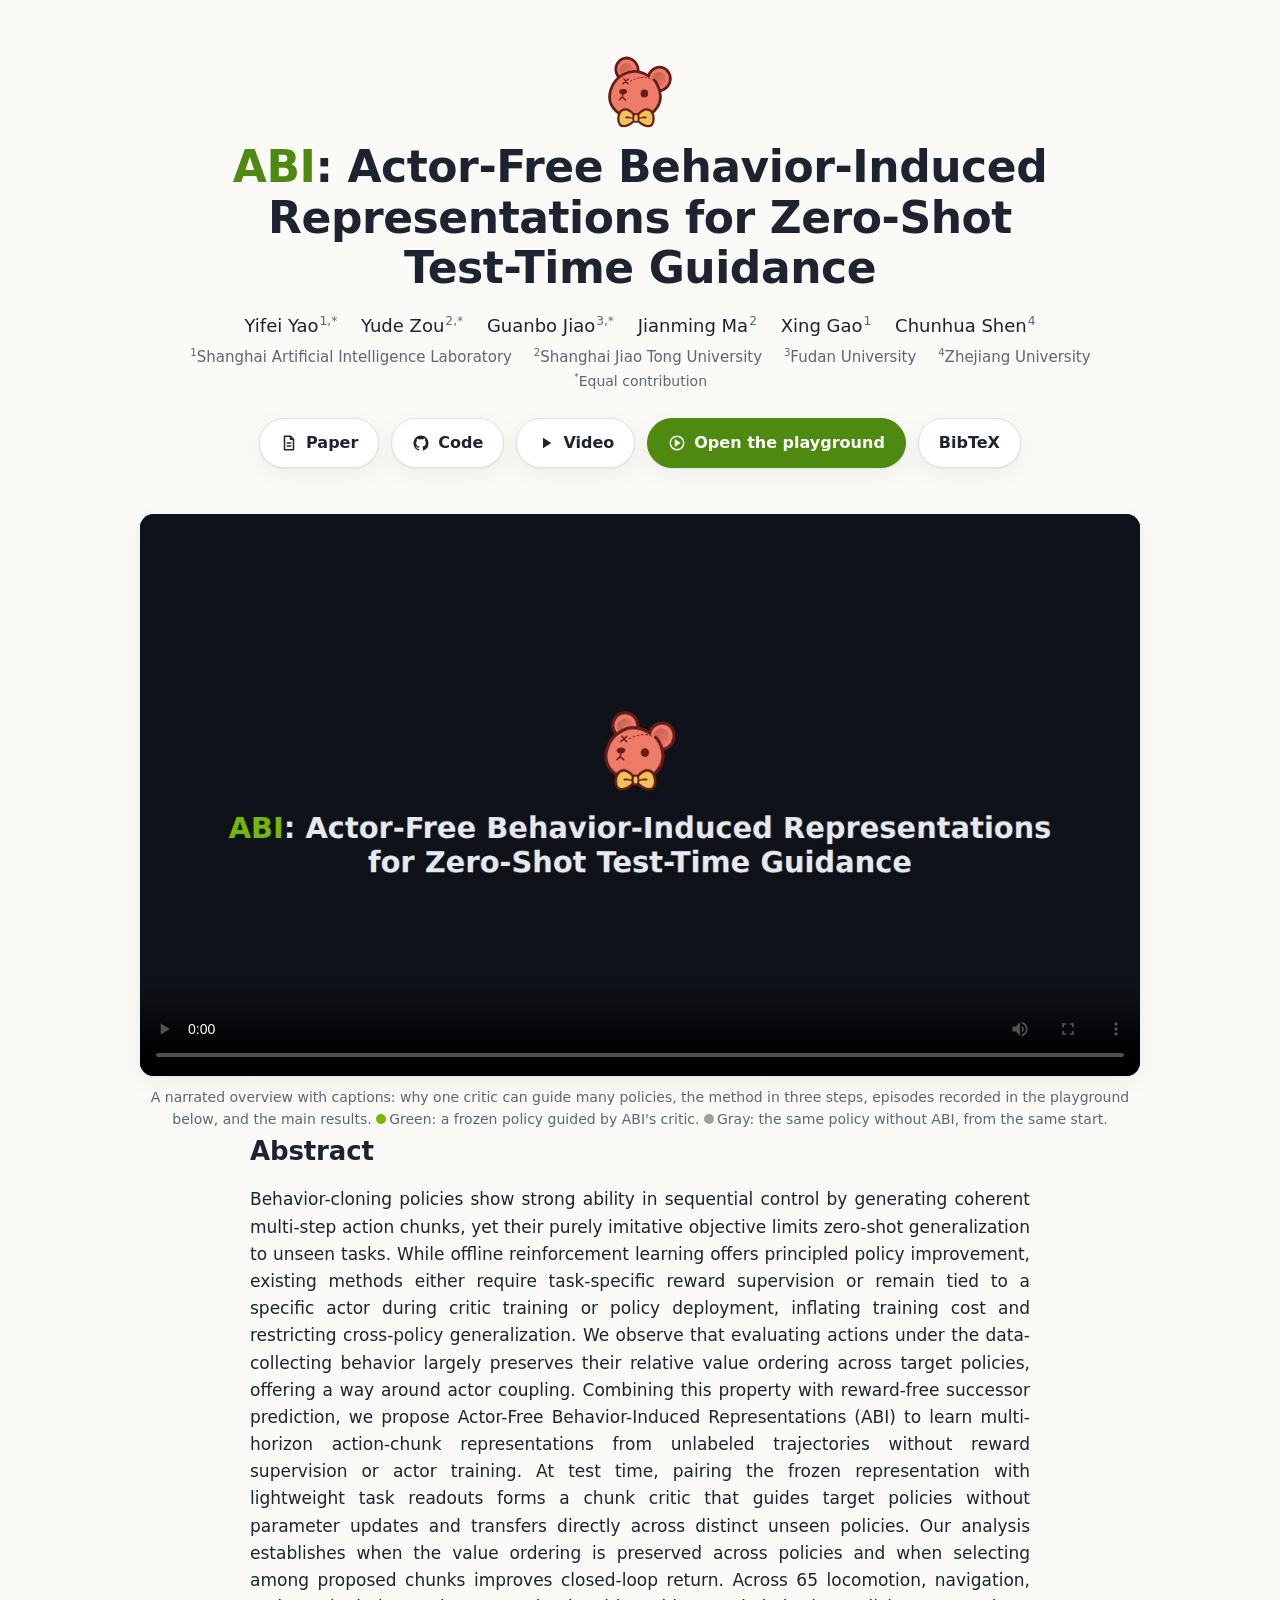
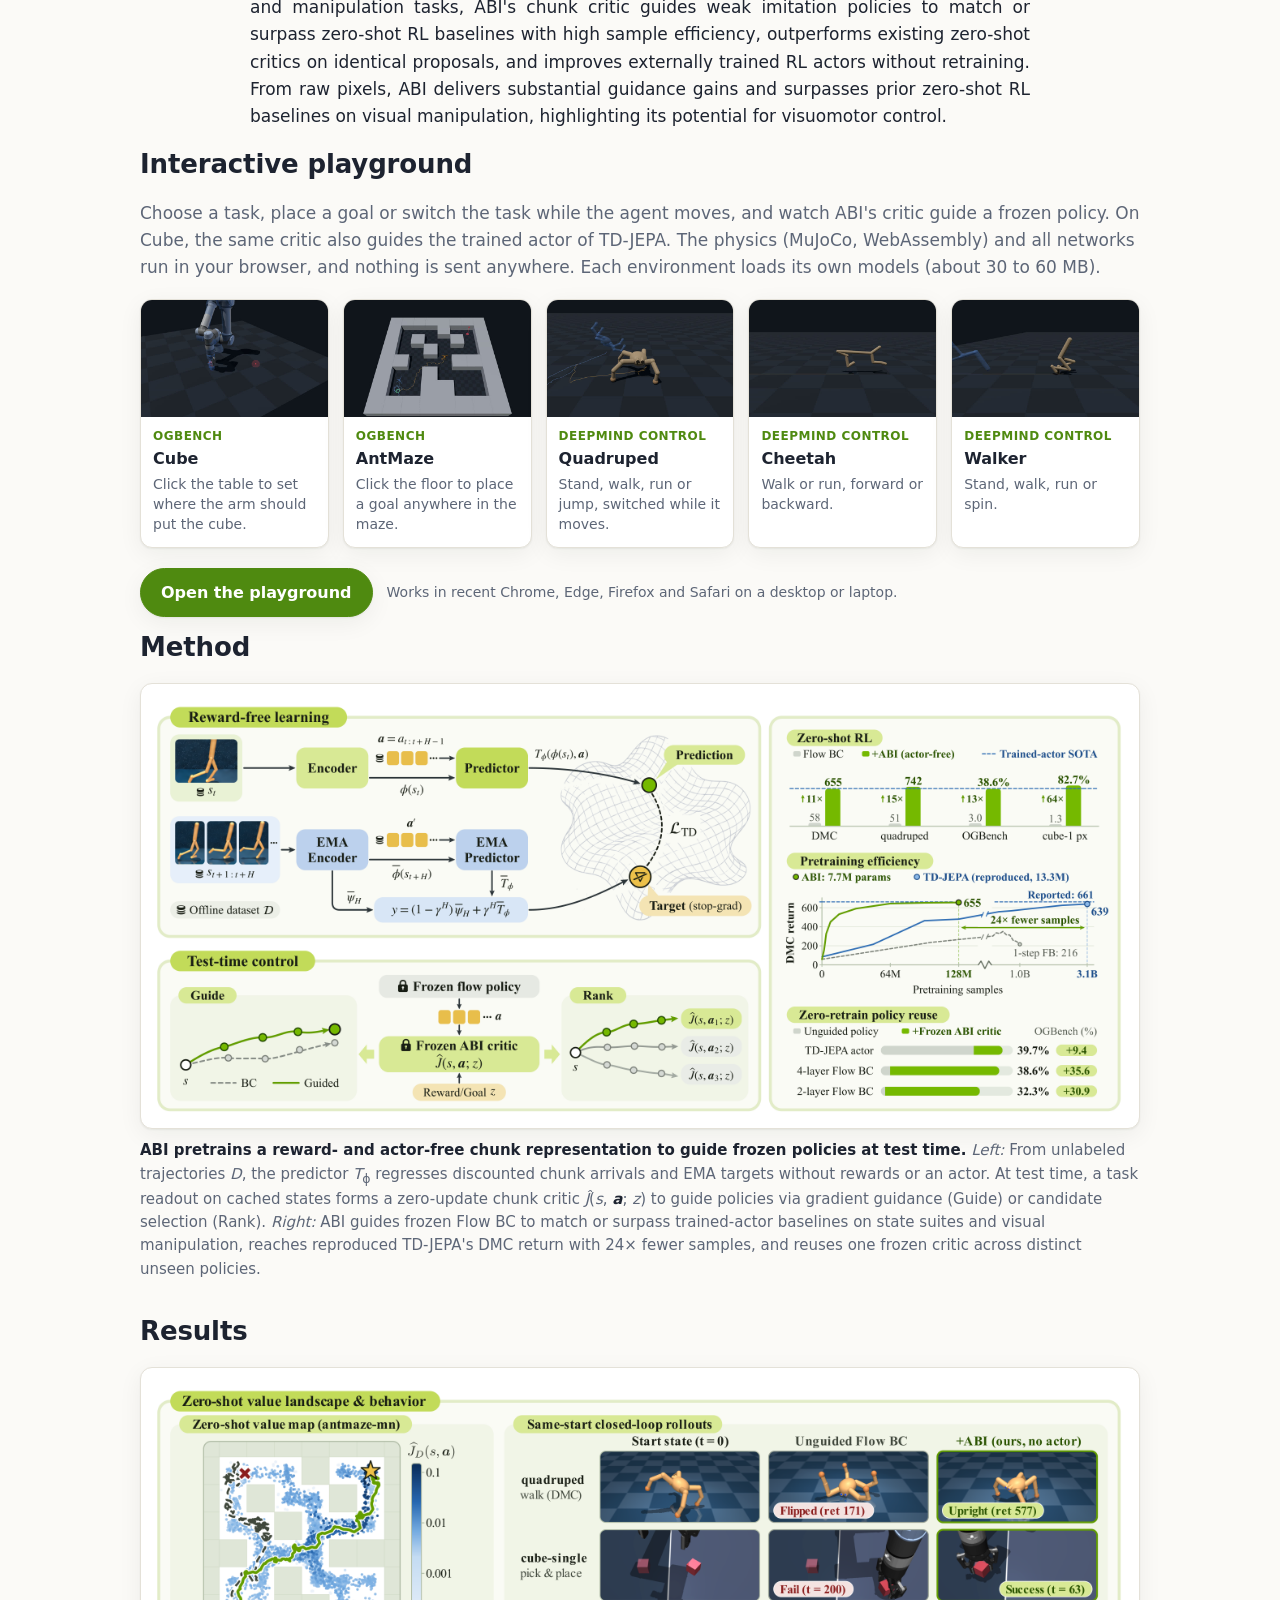
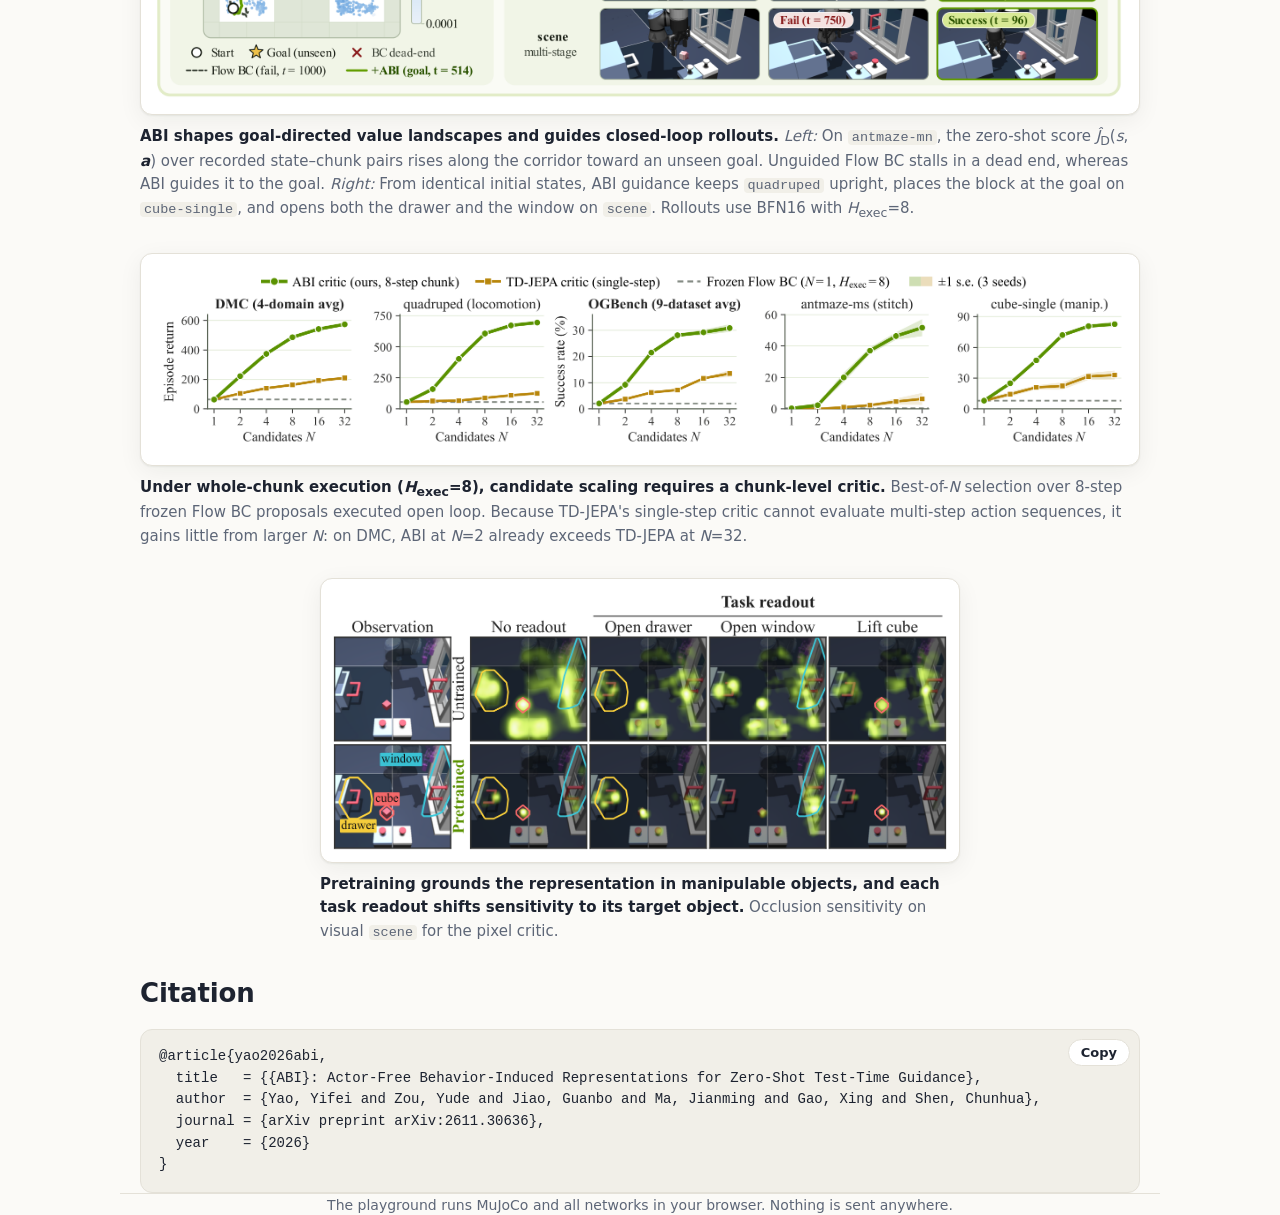
<file: index.html>
<!doctype html>
<html lang="en">
<head>
<meta charset="utf-8">
<meta name="viewport" content="width=device-width, initial-scale=1">
<title>ABI: Actor-Free Behavior-Induced Representations for Zero-Shot Test-Time Guidance</title>
<meta name="description" content="ABI: actor-free behavior-induced representations for zero-shot test-time guidance. Project page with a video and an in-browser MuJoCo playground.">
<link rel="icon" href="assets/abi_bear.svg" type="image/svg+xml">
<meta name="citation_title" content="ABI: Actor-Free Behavior-Induced Representations for Zero-Shot Test-Time Guidance">
<meta name="citation_author" content="Yao, Yifei">
<meta name="citation_author" content="Zou, Yude">
<meta name="citation_author" content="Jiao, Guanbo">
<meta name="citation_author" content="Ma, Jianming">
<meta name="citation_author" content="Gao, Xing">
<meta name="citation_author" content="Shen, Chunhua">
<meta name="citation_publication_date" content="2026/11/23">
<meta name="citation_arxiv_id" content="2611.30636">
<meta name="citation_pdf_url" content="https://arxiv.org/pdf/2611.30636">
<style>
:root {
  --bg: #fbfaf7; --surface: #ffffff; --text: #1d2330; --muted: #5d6677; --line: #e4e1d8; --accent: #4f8a10; --accent-2: #6aa81e;
  --abi: #76b900; --base: #9aa396; --chip: #eef3e4; --shadow: 0 1px 2px rgba(20,30,10,.06), 0 6px 24px rgba(20,30,10,.06);
  --code: #f1efe8;
  color-scheme: light;
}
@media (prefers-color-scheme: dark) {
  :root:not([data-theme="light"]) {
    --bg: #12151b; --surface: #1a1f28; --text: #e6e9ef; --muted: #a2abbb; --line: #2b323e; --accent: #9ccc4f; --accent-2: #b6dd72;
    --chip: #233019; --shadow: 0 1px 2px rgba(0,0,0,.3), 0 6px 24px rgba(0,0,0,.25); --code: #232a35; color-scheme: dark;
  }
}
:root[data-theme="dark"] {
  --bg: #12151b; --surface: #1a1f28; --text: #e6e9ef; --muted: #a2abbb; --line: #2b323e; --accent: #9ccc4f; --accent-2: #b6dd72;
  --chip: #233019; --shadow: 0 1px 2px rgba(0,0,0,.3), 0 6px 24px rgba(0,0,0,.25); --code: #232a35; color-scheme: dark;
}
* { box-sizing: border-box; }
html { -webkit-text-size-adjust: 100%; }
body { margin: 0; background: var(--bg); color: var(--text);
  font: 17px/1.6 system-ui, -apple-system, "Segoe UI", Roboto, "Helvetica Neue", Arial, sans-serif; }
.wrap { max-width: 1040px; margin: 0 auto; padding: 0 20px; }
.narrow { max-width: 820px; }
a { color: var(--accent); }
code, .mono { font-family: ui-monospace, SFMono-Regular, Menlo, Consolas, monospace; font-size: .9em; background: var(--code); padding: 0 4px; border-radius: 4px; }

/* hero */
.hero { padding: 56px 0 28px; text-align: center; }
.hero h1 .nw { white-space: nowrap; }
.hero img.logo { width: 64px; height: 72px; display: block; margin: 0 auto 14px; }
.hero h1 { margin: 0 auto; max-width: 900px; font-size: clamp(28px, 4.2vw, 44px); line-height: 1.15; letter-spacing: -.01em; font-weight: 750; }
.hero h1 .abbr { color: var(--accent); }
.hero .venue { margin-top: 14px; color: var(--muted); font-size: 16px; }
.authors { margin: 18px auto 0; max-width: 860px; font-size: 18px; line-height: 1.5; }
.authors .au { white-space: nowrap; margin: 0 9px; }
.authors sup, .affils sup { font-size: .68em; color: var(--muted); margin-left: 1px; }
.affils { margin: 6px auto 0; max-width: 1000px; color: var(--muted); font-size: 15px; line-height: 1.5; }
.affils .af { white-space: nowrap; margin: 0 8px; }
.affils .eq { display: block; margin-top: 2px; font-size: 14px; }
.bib { position: relative; }
.bib pre { margin: 0; padding: 16px 18px; background: var(--code); border: 1px solid var(--line); border-radius: 12px; overflow-x: auto;
  font: 14px/1.55 ui-monospace, SFMono-Regular, Menlo, Consolas, monospace; color: var(--text); }
.bib button { position: absolute; top: 10px; right: 10px; padding: 5px 12px; border-radius: 999px; border: 1px solid var(--line);
  background: var(--surface); color: var(--text); font: 600 13px system-ui, sans-serif; cursor: pointer; }
.bib button:hover { border-color: var(--accent); }
.btns { display: flex; gap: 12px; justify-content: center; flex-wrap: wrap; margin-top: 26px; }
.btn { display: inline-flex; align-items: center; gap: 8px; padding: 11px 20px; border-radius: 999px; text-decoration: none; font-weight: 650;
  font-size: 16px; border: 1px solid var(--line); color: var(--text); background: var(--surface); box-shadow: var(--shadow); }
.btn:hover { border-color: var(--accent); }
.btn.primary { background: var(--accent); border-color: var(--accent); color: #fff; }
:root[data-theme="dark"] .btn.primary { color: #10150a; }
@media (prefers-color-scheme: dark) { :root:not([data-theme="light"]) .btn.primary { color: #10150a; } }
.btn.primary:hover { background: var(--accent-2); border-color: var(--accent-2); }
.btn svg { width: 18px; height: 18px; }

/* video */
.video { margin: 18px auto 0; }
.video video { width: 100%; display: block; border-radius: 14px; background: #0f1218; box-shadow: var(--shadow); aspect-ratio: 16 / 9; }
.video p { color: var(--muted); font-size: 14px; text-align: center; margin: 10px 0 0; }

section { padding: 34px 0 6px; }
h2 { font-size: 26px; margin: 0 0 14px; letter-spacing: -.005em; }
h2 small { font-size: 15px; font-weight: 500; color: var(--muted); margin-left: 8px; }
p { margin: 0 0 14px; }
.abstract p { text-align: justify; hyphens: auto; }

/* playground cards */
.pg-lead { color: var(--muted); margin-bottom: 18px; }
.cards { display: grid; grid-template-columns: repeat(auto-fit, minmax(160px, 1fr)); gap: 14px; }
.card { display: block; text-decoration: none; color: var(--text); background: var(--surface); border: 1px solid var(--line); border-radius: 12px;
  overflow: hidden; box-shadow: var(--shadow); transition: transform .12s ease, border-color .12s ease; }
.card:hover { transform: translateY(-2px); border-color: var(--accent); }
.card img { display: block; width: 100%; aspect-ratio: 16 / 10; object-fit: cover; background: #0f1218; }
.card .body { padding: 10px 12px 12px; }
.card .name { font-weight: 700; font-size: 16px; }
.card .what { color: var(--muted); font-size: 14px; line-height: 1.45; margin-top: 2px; }
.card .suite { font-size: 12px; color: var(--accent); font-weight: 650; text-transform: uppercase; letter-spacing: .04em; }
.pg-cta { margin: 20px 0 10px; display: flex; gap: 14px; align-items: center; flex-wrap: wrap; }
.pg-note { color: var(--muted); font-size: 14px; }
.legend-dot { display: inline-block; width: 10px; height: 10px; border-radius: 50%; vertical-align: 0; margin-right: 3px; }

/* figures */
figure { margin: 0 0 30px; }
figure .img { background: #fff; border: 1px solid var(--line); border-radius: 12px; padding: 12px; box-shadow: var(--shadow); }
figure img { display: block; width: 100%; height: auto; }
figure.half { max-width: 640px; margin-left: auto; margin-right: auto; }
figcaption { font-size: 15px; color: var(--muted); margin-top: 10px; line-height: 1.55; }
figcaption b { color: var(--text); }
footer { padding: 30px 0 50px; color: var(--muted); font-size: 14px; text-align: center; border-top: 1px solid var(--line); margin-top: 30px; }
@media (max-width: 600px) {
  body { font-size: 16px; }
  .wrap { padding: 0 16px; }
  .hero { padding-top: 36px; }
  figure .img { padding: 6px; }
  .abstract p { text-align: left; }
  .bib pre { padding-top: 46px; }
}
</style>
</head>
<body>
<header class="hero wrap">
  <img class="logo" src="assets/abi_bear.svg" alt="">
  <h1><span class="abbr">ABI</span>: Actor-Free Behavior-Induced Representations for Zero-Shot <span class="nw">Test-Time</span> Guidance</h1>
  <div class="authors">
    <span class="au">Yifei Yao<sup>1,*</sup></span>
    <span class="au">Yude Zou<sup>2,*</sup></span>
    <span class="au">Guanbo Jiao<sup>3,*</sup></span>
    <span class="au">Jianming Ma<sup>2</sup></span>
    <span class="au">Xing Gao<sup>1</sup></span>
    <span class="au">Chunhua Shen<sup>4</sup></span>
  </div>
  <div class="affils">
    <span class="af"><sup>1</sup>Shanghai Artificial Intelligence Laboratory</span>
    <span class="af"><sup>2</sup>Shanghai Jiao Tong University</span>
    <span class="af"><sup>3</sup>Fudan University</span>
    <span class="af"><sup>4</sup>Zhejiang University</span>
    <span class="eq"><sup>*</sup>Equal contribution</span>
  </div>
  <div class="btns">
    <a class="btn" href="https://arxiv.org/abs/2611.30636"><svg viewBox="0 0 24 24" fill="none" stroke="currentColor" stroke-width="2" stroke-linejoin="round" aria-hidden="true"><path d="M6 3h8l4 4v14H6z"/><path d="M14 3v4h4M9 12h6M9 16h6"/></svg>Paper</a>
    <a class="btn" href="https://github.com/securityCFS/ABI"><svg viewBox="0 0 24 24" fill="currentColor" aria-hidden="true"><path d="M12 2C6.48 2 2 6.58 2 12.26c0 4.54 2.87 8.39 6.84 9.75.5.09.68-.22.68-.49 0-.24-.01-.88-.01-1.72-2.78.62-3.37-1.37-3.37-1.37-.45-1.18-1.11-1.5-1.11-1.5-.91-.64.07-.63.07-.63 1 .07 1.53 1.06 1.53 1.06.89 1.57 2.34 1.12 2.91.85.09-.66.35-1.12.63-1.38-2.22-.26-4.56-1.14-4.56-5.08 0-1.12.39-2.04 1.03-2.76-.1-.26-.45-1.31.1-2.73 0 0 .84-.28 2.75 1.05A9.35 9.35 0 0 1 12 6.84c.85 0 1.71.12 2.51.35 1.91-1.33 2.75-1.05 2.75-1.05.55 1.42.2 2.47.1 2.73.64.72 1.03 1.64 1.03 2.76 0 3.95-2.34 4.82-4.57 5.07.36.32.68.94.68 1.9 0 1.37-.01 2.48-.01 2.82 0 .27.18.59.69.49A10.27 10.27 0 0 0 22 12.26C22 6.58 17.52 2 12 2z"/></svg>Code</a>
    <a class="btn" href="#video"><svg viewBox="0 0 24 24" fill="currentColor" aria-hidden="true"><path d="M8 5v14l11-7z"/></svg>Video</a>
    <a class="btn primary" href="playground/"><svg viewBox="0 0 24 24" fill="none" stroke="currentColor" stroke-width="2" aria-hidden="true"><circle cx="12" cy="12" r="9"/><path d="M10 8.5l5 3.5-5 3.5z" fill="currentColor"/></svg>Open the playground</a>
    <a class="btn" href="#citation">BibTeX</a>
  </div>
</header>

<div class="wrap video" id="video">
  <video controls preload="metadata" playsinline poster="assets/abi_video_poster.jpg">
    <source src="assets/abi_video.mp4" type="video/mp4">
  </video>
  <p>A narrated overview with captions: why one critic can guide many policies, the method in three steps, episodes recorded in the playground below, and the main results. <span class="legend-dot" style="background:var(--abi)"></span>Green: a frozen policy guided by ABI's critic. <span class="legend-dot" style="background:var(--base)"></span>Gray: the same policy without ABI, from the same start.</p>
</div>

<section class="wrap narrow abstract" id="abstract">
  <h2>Abstract</h2>
  <p>Behavior-cloning policies show strong ability in sequential control by generating coherent multi-step action chunks, yet their purely imitative objective limits zero-shot generalization to unseen tasks. While offline reinforcement learning offers principled policy improvement, existing methods either require task-specific reward supervision or remain tied to a specific actor during critic training or policy deployment, inflating training cost and restricting cross-policy generalization. We observe that evaluating actions under the data-collecting behavior largely preserves their relative value ordering across target policies, offering a way around actor coupling. Combining this property with reward-free successor prediction, we propose Actor-Free Behavior-Induced Representations (ABI) to learn multi-horizon action-chunk representations from unlabeled trajectories without reward supervision or actor training. At test time, pairing the frozen representation with lightweight task readouts forms a chunk critic that guides target policies without parameter updates and transfers directly across distinct unseen policies. Our analysis establishes when the value ordering is preserved across policies and when selecting among proposed chunks improves closed-loop return. Across 65 locomotion, navigation, and manipulation tasks, ABI's chunk critic guides weak imitation policies to match or surpass zero-shot RL baselines with high sample efficiency, outperforms existing zero-shot critics on identical proposals, and improves externally trained RL actors without retraining. From raw pixels, ABI delivers substantial guidance gains and surpasses prior zero-shot RL baselines on visual manipulation, highlighting its potential for visuomotor control.</p>
</section>

<section class="wrap" id="playground">
  <h2>Interactive playground</h2>
  <p class="pg-lead">Choose a task, place a goal or switch the task while the agent moves, and watch ABI's critic guide a frozen policy. On Cube, the same critic also guides the trained actor of TD-JEPA. The physics (MuJoCo, WebAssembly) and all networks run in your browser, and nothing is sent anywhere. Each environment loads its own models (about 30 to 60 MB).</p>
  <div class="cards">
    <a class="card" href="playground/?env=cube-single-play"><img src="assets/thumb_cube.jpg" alt="Cube" loading="lazy"><div class="body"><div class="suite">OGBench</div><div class="name">Cube</div><div class="what">Click the table to set where the arm should put the cube.</div></div></a>
    <a class="card" href="playground/?env=antmaze-medium-navigate"><img src="assets/thumb_antmaze.jpg" alt="AntMaze" loading="lazy"><div class="body"><div class="suite">OGBench</div><div class="name">AntMaze</div><div class="what">Click the floor to place a goal anywhere in the maze.</div></div></a>
    <a class="card" href="playground/?env=dmc-quadruped"><img src="assets/thumb_quadruped.jpg" alt="Quadruped" loading="lazy"><div class="body"><div class="suite">DeepMind Control</div><div class="name">Quadruped</div><div class="what">Stand, walk, run or jump, switched while it moves.</div></div></a>
    <a class="card" href="playground/?env=dmc-cheetah"><img src="assets/thumb_cheetah.jpg" alt="Cheetah" loading="lazy"><div class="body"><div class="suite">DeepMind Control</div><div class="name">Cheetah</div><div class="what">Walk or run, forward or backward.</div></div></a>
    <a class="card" href="playground/?env=dmc-walker"><img src="assets/thumb_walker.jpg" alt="Walker" loading="lazy"><div class="body"><div class="suite">DeepMind Control</div><div class="name">Walker</div><div class="what">Stand, walk, run or spin.</div></div></a>
  </div>
  <div class="pg-cta">
    <a class="btn primary" href="playground/">Open the playground</a>
    <span class="pg-note">Works in recent Chrome, Edge, Firefox and Safari on a desktop or laptop.</span>
  </div>
</section>

<section class="wrap" id="method">
  <h2>Method</h2>
  <figure>
    <div class="img"><img src="assets/fig1_overview.png" alt="Overview of ABI: reward-free learning of a chunk representation, test-time control with a frozen critic, and summary results" width="2400" height="1036"></div>
    <figcaption><b>ABI pretrains a reward- and actor-free chunk representation to guide frozen policies at test time.</b> <em>Left:</em> From unlabeled trajectories <i>D</i>, the predictor <i>T</i><sub>ϕ</sub> regresses discounted chunk arrivals and EMA targets without rewards or an actor. At test time, a task readout on cached states forms a zero-update chunk critic <i>Ĵ</i>(<i>s</i>, <b><i>a</i></b>; <i>z</i>) to guide policies via gradient guidance (Guide) or candidate selection (Rank). <em>Right:</em> ABI guides frozen Flow BC to match or surpass trained-actor baselines on state suites and visual manipulation, reaches reproduced TD-JEPA's DMC return with 24× fewer samples, and reuses one frozen critic across distinct unseen policies.</figcaption>
  </figure>
</section>

<section class="wrap" id="results">
  <h2>Results</h2>
  <figure>
    <div class="img"><img src="assets/fig2_qualitative.png" alt="Zero-shot value landscape on antmaze and same-start rollouts on quadruped, cube and scene" width="2400" height="794" loading="lazy"></div>
    <figcaption><b>ABI shapes goal-directed value landscapes and guides closed-loop rollouts.</b> <em>Left:</em> On <code>antmaze-mn</code>, the zero-shot score <i>Ĵ</i><sub>D</sub>(<i>s</i>, <b><i>a</i></b>) over recorded state–chunk pairs rises along the corridor toward an unseen goal. Unguided Flow BC stalls in a dead end, whereas ABI guides it to the goal. <em>Right:</em> From identical initial states, ABI guidance keeps <code>quadruped</code> upright, places the block at the goal on <code>cube-single</code>, and opens both the drawer and the window on <code>scene</code>. Rollouts use BFN16 with <i>H</i><sub>exec</sub>=8.</figcaption>
  </figure>
  <figure>
    <div class="img"><img src="assets/fig3_nsweep.png" alt="Return and success against the number of candidates N for ABI and TD-JEPA critics" width="2200" height="423" loading="lazy"></div>
    <figcaption><b>Under whole-chunk execution (<i>H</i><sub>exec</sub>=8), candidate scaling requires a chunk-level critic.</b> Best-of-<i>N</i> selection over 8-step frozen Flow BC proposals executed open loop. Because TD-JEPA's single-step critic cannot evaluate multi-step action sequences, it gains little from larger <i>N</i>: on DMC, ABI at <i>N</i>=2 already exceeds TD-JEPA at <i>N</i>=32.</figcaption>
  </figure>
  <figure class="half">
    <div class="img"><img src="assets/fig5_pixel_focus.png" alt="Occlusion sensitivity maps of the pixel critic on the visual scene task" width="1400" height="591" loading="lazy"></div>
    <figcaption><b>Pretraining grounds the representation in manipulable objects, and each task readout shifts sensitivity to its target object.</b> Occlusion sensitivity on visual <code>scene</code> for the pixel critic.</figcaption>
  </figure>
</section>

<section class="wrap" id="citation">
  <h2>Citation</h2>
  <div class="bib">
<pre id="bibtex">@article{yao2026abi,
  title   = {{ABI}: Actor-Free Behavior-Induced Representations for Zero-Shot Test-Time Guidance},
  author  = {Yao, Yifei and Zou, Yude and Jiao, Guanbo and Ma, Jianming and Gao, Xing and Shen, Chunhua},
  journal = {arXiv preprint arXiv:2611.30636},
  year    = {2026}
}</pre>
    <button type="button" id="copybib">Copy</button>
  </div>
</section>

<footer class="wrap">The playground runs MuJoCo and all networks in your browser. Nothing is sent anywhere.</footer>
<script>
(function () {
  var b = document.getElementById('copybib');
  if (!b) return;
  b.addEventListener('click', function () {
    var t = document.getElementById('bibtex').textContent;
    function done(ok) { b.textContent = ok ? 'Copied' : 'Select and copy'; setTimeout(function () { b.textContent = 'Copy'; }, 1600); }
    try {
      if (navigator.clipboard && window.isSecureContext) { navigator.clipboard.writeText(t).then(function () { done(true); }, function () { done(false); }); return; }
    } catch (e) {}
    try { var r = document.createRange(); r.selectNodeContents(document.getElementById('bibtex')); var sel = window.getSelection(); sel.removeAllRanges(); sel.addRange(r); done(document.execCommand('copy')); } catch (e) { done(false); }
  });
})();
</script>
</body>
</html>
</file>
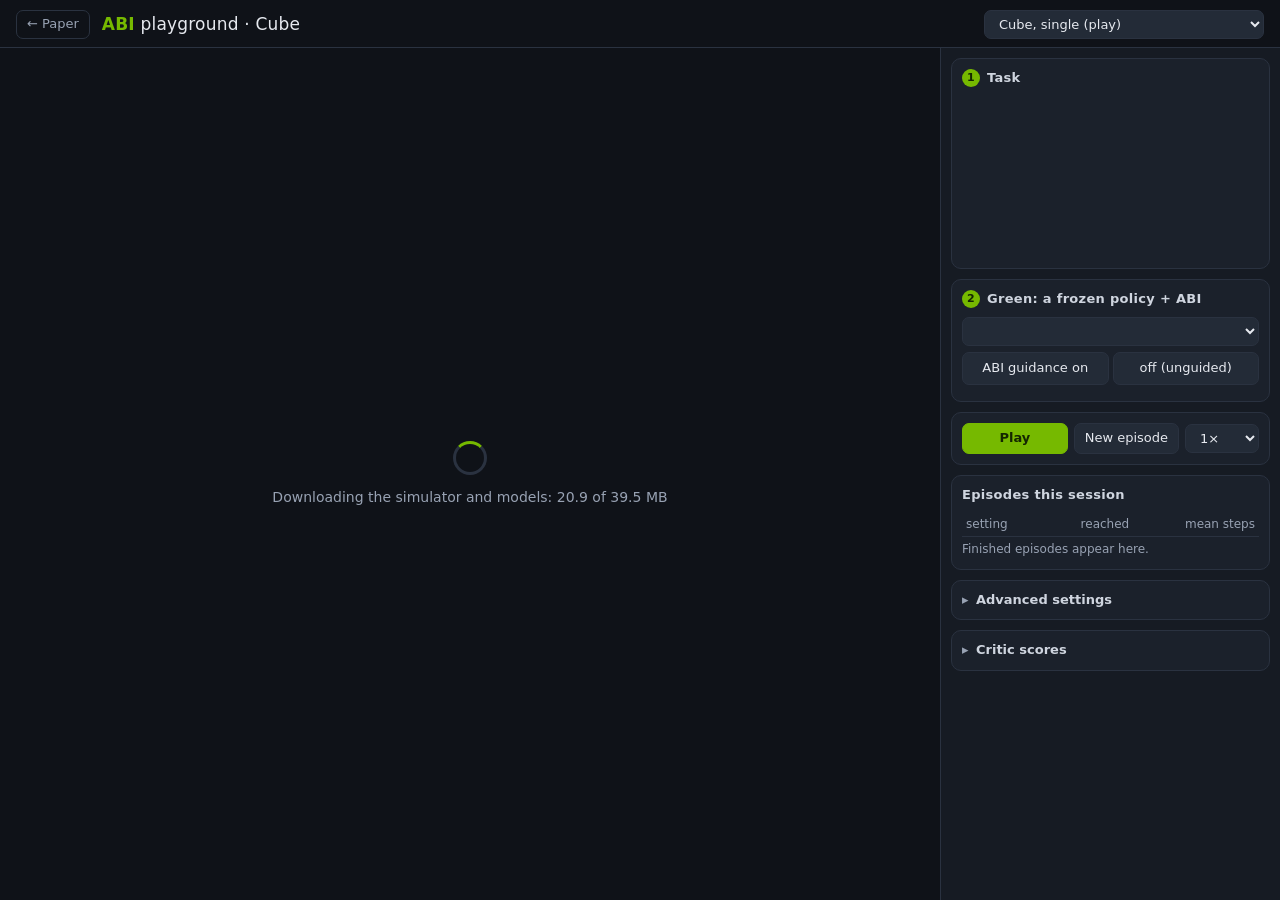
<file: playground/index.html>
<!doctype html>
<html lang="en">
<head>
<meta charset="utf-8">
<meta name="viewport" content="width=device-width, initial-scale=1">
<title>ABI playground</title>
<link rel="icon" href="data:image/svg+xml,%3Csvg xmlns=%27http://www.w3.org/2000/svg%27 viewBox=%270 0 16 16%27%3E%3Ccircle cx=%278%27 cy=%278%27 r=%276%27 fill=%27%2376b900%27/%3E%3C/svg%3E">
<link rel="stylesheet" href="css/style.css">
<script type="importmap">{ "imports": { "three": "./vendor/three/three.module.js" } }</script>
</head>
<body>
<header>
  <div class="titlerow">
    <a class="back" href="../" title="Back to the paper page">← Paper</a>
    <div class="title"><b>ABI</b> playground · <span id="title-env">AntMaze</span></div>
    <select id="env" title="Environment (switching reloads the page)"></select>
  </div>
</header>
<main>
  <section id="view">
    <canvas id="scene"></canvas>
    <div id="hud">
      <div class="legend"><i class="dot ant"></i><span id="hud-mk">ABI-guided</span> <span class="hv" id="hud-lines"></span></div>
      <div class="legend" id="hud-ghost"><i class="dot ghost"></i><span id="hud-gk">unguided</span> <span class="hv" id="hud-g">–</span></div>
      <div class="hstep"><span class="k">step</span> <span id="hud-t">0</span></div>
    </div>
    <div id="banner" hidden></div>
    <div id="loading"><div class="spinner"></div><div id="loading-msg">Loading MuJoCo and models…</div></div>
    <div id="intro" hidden>
      <h4>How it works</h4>
      <ol>
        <li id="intro-1">Pick a task on the right.</li>
        <li><b class="c-ant">Green</b>: a frozen policy guided by ABI's critic. <b class="c-ghost">Gray</b>: the same policy without ABI, from the same state.</li>
        <li>Switch the task, turn guidance off, or let ABI guide a different policy at any time.</li>
      </ol>
      <button id="intro-ok" class="primary">Got it</button>
    </div>
    <div class="hint" id="hint"></div>
  </section>
  <aside id="panel">
    <div class="card">
      <h3><span class="num">1</span><span id="goal-title">Task</span></h3>
      <canvas id="map"></canvas>
      <div class="row tasks" id="tasks"></div>
      <div id="knobs"></div>
      <div class="note" id="task-hint"></div>
    </div>
    <div class="card">
      <h3><span class="num">2</span>Green: a frozen policy + ABI</h3>
      <select id="policy" title="The policy that ABI guides"></select>
      <div class="note" id="policy-note"></div>
      <div class="seg" id="guide-toggle">
        <button data-g="on">ABI guidance on</button>
        <button data-g="off">off (unguided)</button>
      </div>
      <div class="note" id="mode-note"></div>
    </div>
    <div class="card run">
      <div class="row">
        <button id="play" class="primary">Play</button>
        <button id="reset" title="New episode from a new start state">New episode</button>
        <select id="speed" title="Playback speed"><option value="0.5">0.5×</option><option value="1" selected>1×</option><option value="2">2×</option><option value="4">4×</option><option value="0">max</option></select>
      </div>
    </div>
    <div class="card">
      <h3>Episodes this session</h3>
      <table id="tally"><thead><tr><th>setting</th><th class="num" id="tally-head">reached</th><th class="num" id="tally-head2">mean steps</th></tr></thead><tbody></tbody></table>
      <div class="note" id="tally-empty">Finished episodes appear here.</div>
    </div>
    <details class="card" id="advanced">
      <summary>Advanced settings</summary>
      <div id="ghost-block">
      <h3>Gray run <span class="tag">comparison</span></h3>
      <select id="ghost-policy"><option value="same">the same policy, without ABI</option></select>
      <div class="note" id="ghost-note"></div>
      </div>
      <h3 class="sp">Guidance method</h3>
      <div class="seg three" id="mode">
        <button data-mode="bfn">Best-of-N</button>
        <button data-mode="qgf">QGF</button>
        <button data-mode="qgf_bfn">QGF, best of 4+1</button>
      </div>
      <div class="slider" id="n-row"><span>N candidates</span><input type="range" id="n" min="1" max="6" step="1" value="4"><b id="n-val">16</b></div>
      <div class="slider" id="a-row"><span>QGF strength α</span><input type="range" id="alpha" min="0" max="5" step="1" value="2"><b id="a-val">0.3</b></div>
      <div class="note" id="method-note"></div>
      <div class="seg small" id="hexec">
        <button data-h="1">replan every step</button>
        <button data-h="8">execute whole chunk</button>
      </div>
      <h3 class="sp">Display</h3>
      <label class="check"><input type="checkbox" id="auto"> start a new episode automatically</label>
      <label class="check"><input type="checkbox" id="follow"> <span id="follow-label">camera follows the agent</span></label>
      <label class="check" id="refs-row"><input type="checkbox" id="refs" checked> show reference states on the map (gold: labelled by the goal)</label>
      <label class="check" id="restart-row"><input type="checkbox" id="restart-on-goal"> <span id="restart-label">restart from the start when the goal moves</span></label>
      <div class="row"><button id="step" title="Advance one control step">Step once</button></div>
      <div class="note" id="goal-note"></div>
    </details>
    <details class="card" id="scores-card">
      <summary>Critic scores</summary>
      <canvas id="scores" height="90"></canvas>
      <div class="note" id="scores-note">The N proposals of the policy at the last decision. The highlighted one is executed.</div>
      <canvas id="value" height="70"></canvas>
      <div class="note">Critic value of the executed chunk over the episode. <span id="hud-ms"></span></div>
    </details>
    <div class="foot" id="foot"></div>
  </aside>
</main>
<script type="module" src="js/app.js"></script>
</body>
</html>
</file>
<file: playground/css/style.css>
:root {
  --bg: #0f1218; --panel: #161b23; --card: #1b212b; --line: #2a3240; --text: #e6e9ef; --muted: #98a2b3;
  --accent: #76b900; --ant: #76b900; --ghost: #a9b0a6; --goal: #eec14a; --start: #f2f4f0; --ok: #76b900; --fail: #ef4f63;
  --map-floor: #222a36; --map-wall: #c9ccd3; --map-ref: rgba(160, 175, 200, 0.35);
  color-scheme: dark;
}
* { box-sizing: border-box; }
html, body { margin: 0; height: 100%; background: var(--bg); color: var(--text); overflow: hidden;
  font: 14px/1.45 system-ui, -apple-system, "Segoe UI", Roboto, "Helvetica Neue", Arial, sans-serif; }
body { display: flex; flex-direction: column; }
header { flex: none; padding: 10px 16px 8px; border-bottom: 1px solid var(--line); }
header .title { font-size: 17px; letter-spacing: .2px; }
header .title b { color: var(--accent); }
header .sub { color: var(--muted); font-size: 13px; max-width: 980px; }
main { display: flex; flex: 1; min-height: 0; }
#view { position: relative; flex: 1; min-width: 0; }
#scene { width: 100%; height: 100%; display: block; cursor: crosshair; }
#hud { position: absolute; left: 12px; top: 10px; background: rgba(15, 18, 24, .72); border: 1px solid var(--line);
  border-radius: 8px; padding: 6px 10px; font-variant-numeric: tabular-nums; font-size: 13px; }
#hud .k { color: var(--muted); margin-right: 4px; }
#banner { position: absolute; left: 50%; top: 14px; transform: translateX(-50%); padding: 8px 16px; border-radius: 8px;
  background: rgba(22, 27, 35, .92); border: 1px solid var(--line); font-weight: 600; }
#banner.ok { border-color: var(--ok); color: #d8ea96; }
#banner.fail { border-color: var(--fail); color: #ffc2ca; }
.hint { position: absolute; left: 12px; bottom: 10px; right: 12px; color: var(--muted); font-size: 12px; pointer-events: none; }
#loading { position: absolute; inset: 0; display: flex; flex-direction: column; align-items: center; justify-content: center;
  background: var(--bg); gap: 12px; color: var(--muted); }
#loading.hidden { display: none; }
.spinner { width: 34px; height: 34px; border: 3px solid var(--line); border-top-color: var(--accent); border-radius: 50%;
  animation: spin 1s linear infinite; }
@keyframes spin { to { transform: rotate(360deg); } }
#panel { width: 340px; flex: none; overflow-y: auto; background: var(--panel); border-left: 1px solid var(--line); padding: 10px; }
.card { background: var(--card); border: 1px solid var(--line); border-radius: 10px; padding: 10px; margin-bottom: 10px; }
.card h3 { margin: 0 0 8px; font-size: 13px; font-weight: 600; letter-spacing: .3px; color: #cfd5df; }
.tag { font-weight: 400; color: var(--muted); font-size: 11px; border: 1px solid var(--line); border-radius: 999px; padding: 0 6px; margin-left: 4px; }
#map { width: 100%; display: block; border-radius: 6px; cursor: crosshair; }
.row { display: flex; gap: 6px; flex-wrap: wrap; align-items: center; margin-top: 8px; }
button, select { background: #232b37; color: var(--text); border: 1px solid var(--line); border-radius: 7px; padding: 5px 10px;
  font: inherit; font-size: 13px; cursor: pointer; }
button:hover, select:hover { border-color: #3b4658; }
button.primary { background: var(--accent); color: #142600; border-color: var(--accent); font-weight: 600; min-width: 64px; }
button:disabled { opacity: .45; cursor: default; }
select { width: 100%; }
.row select { width: auto; }
.tasks button { padding: 3px 8px; font-size: 12px; }
.seg { display: grid; grid-template-columns: 1fr 1fr; gap: 4px; }
.seg button { padding: 6px 4px; }
.seg button.on { background: #24310f; border-color: var(--accent); color: #d8ea96; }
.seg.small { margin-top: 8px; }
.seg.small button { font-size: 12px; }
.slider { display: grid; grid-template-columns: 110px 1fr 38px; align-items: center; gap: 6px; margin-top: 8px; font-size: 13px; color: var(--muted); }
.slider b { color: var(--text); text-align: right; font-variant-numeric: tabular-nums; }
.slider input { width: 100%; accent-color: var(--accent); }
.slider.off { opacity: .35; pointer-events: none; }
.check { display: flex; gap: 6px; align-items: flex-start; margin-top: 8px; font-size: 12.5px; color: var(--muted); cursor: pointer; }
.check input { accent-color: var(--accent); margin-top: 2px; }
.note { color: var(--muted); font-size: 12px; margin-top: 6px; }
#scores, #value { width: 100%; display: block; }
#value { margin-top: 8px; }
table { width: 100%; border-collapse: collapse; font-size: 12px; font-variant-numeric: tabular-nums; }
th, td { text-align: left; padding: 3px 4px; border-bottom: 1px solid var(--line); }
th { color: var(--muted); font-weight: 500; }
td.num { text-align: right; } th.num { text-align: right; }
.foot { color: #6f7a8c; font-size: 11.5px; padding: 4px 2px 12px; }
@media (max-width: 860px) {
  html, body { overflow: auto; height: auto; }
  body { display: block; }
  main { flex-direction: column; height: auto; }
  #view { height: 62vh; min-height: 360px; }
  #panel { width: 100%; border-left: 0; border-top: 1px solid var(--line); padding: 10px 16px; }
}

.titlerow { display: flex; align-items: center; gap: 12px; flex-wrap: wrap; }
.titlerow .title { flex: 1; min-width: 0; }
#env { max-width: 280px; }
#tasks button.on { border-color: var(--accent, #76b900); color: var(--accent, #76b900); }

#knobs .slider { margin-top: 8px; }
#knobs .slider span { min-width: 7.5em; }
#knobs .slider b { min-width: 5.5em; text-align: right; font-weight: 600; }
#knobs .slider.on b { color: var(--accent, #76b900); }

/* simplified panel (11-20) */
a.back { color: var(--muted); text-decoration: none; font-size: 13px; border: 1px solid var(--line); border-radius: 7px; padding: 4px 10px; }
a.back:hover { color: var(--text); border-color: #3b4658; }
.legend { display: flex; align-items: center; gap: 6px; }
.legend .hv { color: var(--muted); }
.dot { display: inline-block; width: 10px; height: 10px; border-radius: 50%; flex: none; }
body.unguided { --ant: #a9b0a6; }     /* the main run without ABI is gray */
.dot.ant { background: var(--ant); } .dot.ghost { background: var(--ghost); }
.hstep { color: var(--muted); font-size: 12px; margin-top: 2px; }
.c-ant { color: var(--ant); } .c-ghost { color: var(--ghost); }
.card h3 .num { display: inline-flex; align-items: center; justify-content: center; width: 18px; height: 18px; border-radius: 50%;
  background: var(--accent); color: #142600; font-size: 11px; font-weight: 700; margin-right: 7px; vertical-align: 1px; }
.card h3.sp { margin-top: 14px; }
.card.run .row { margin-top: 0; }
.card.run #play { flex: 1; }
.seg.three { grid-template-columns: 1fr 1fr 1fr; }
.seg.three button { font-size: 12px; }
details.card summary { cursor: pointer; font-size: 13px; font-weight: 600; color: #cfd5df; list-style: none; }
details.card summary::-webkit-details-marker { display: none; }
details.card summary::before { content: '▸'; display: inline-block; width: 14px; color: var(--muted); }
details.card[open] summary::before { content: '▾'; }
details.card[open] summary { margin-bottom: 10px; }
#intro { position: absolute; right: 16px; top: 14px; max-width: 330px; background: rgba(22, 27, 35, .95); border: 1px solid var(--line);
  border-radius: 10px; padding: 12px 14px; font-size: 13px; box-shadow: 0 6px 24px rgba(0,0,0,.35); }
#intro h4 { margin: 0 0 6px; font-size: 14px; }
#intro ol { margin: 0 0 10px; padding-left: 18px; color: #cfd5df; }
#intro li { margin-bottom: 4px; }
#tally-empty { margin-top: 4px; }
body.capture header, body.capture #panel, body.capture #hud, body.capture .hint, body.capture #intro, body.capture #banner { display: none !important; }
@media (max-width: 860px) { #intro { left: 12px; right: 12px; max-width: none; top: auto; bottom: 34px; } }

[hidden] { display: none !important; }
</file>
